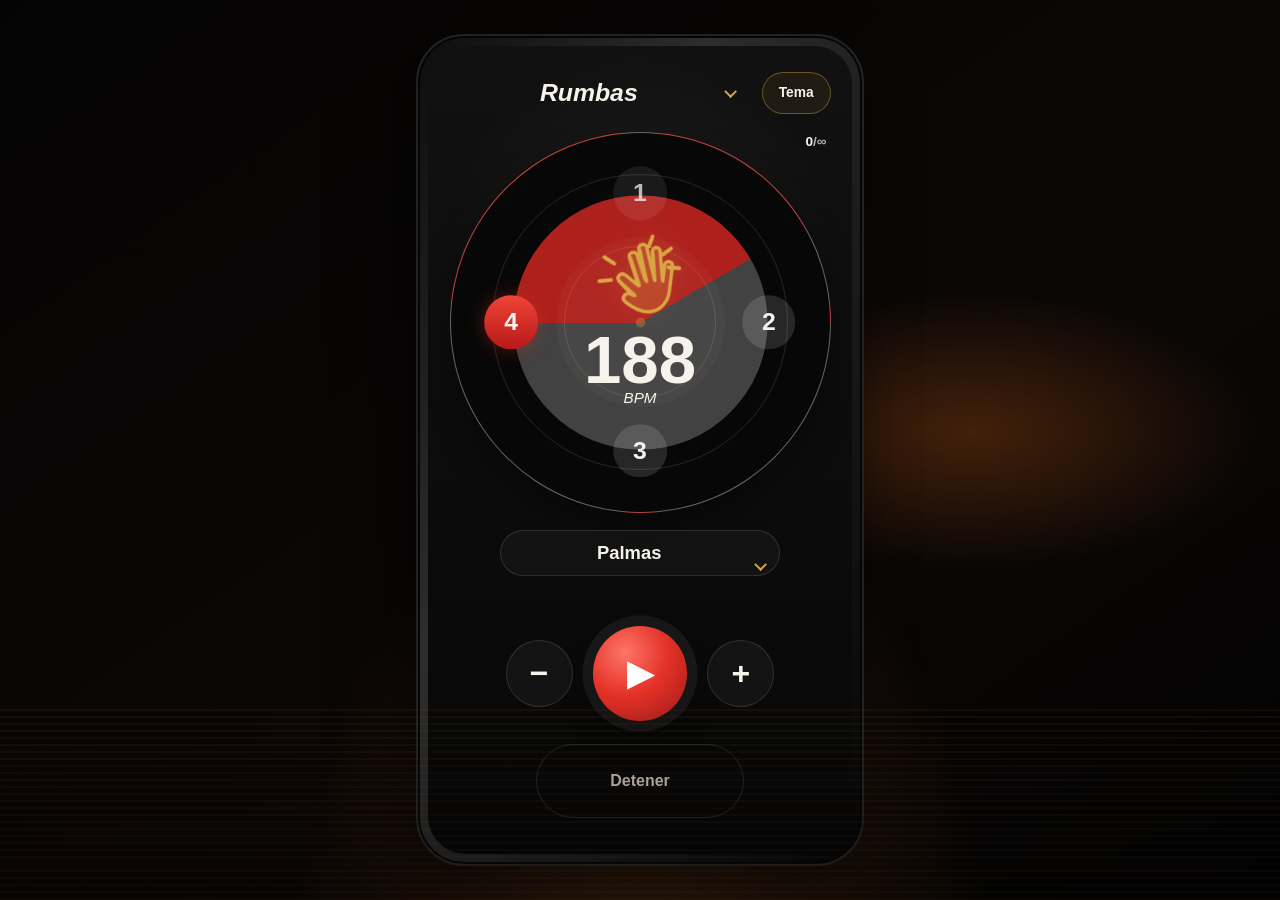
<file: index.html>
<!doctype html>
<html lang="es">
  <head>
    <meta charset="utf-8">
    <meta name="viewport" content="width=device-width, initial-scale=1">
    <meta name="theme-color" content="#050404">
    <title>Metrónomo Flamenco</title>
    <link rel="manifest" href="manifest.webmanifest?v=37">
    <link rel="icon" href="icon.svg?v=27" type="image/svg+xml">
    <link rel="stylesheet" href="styles-v37.css">
  </head>
  <body>
    <main class="poster-shell app-only">
      <aside class="phone-area" aria-label="App metrónomo">
        <div class="phone-frame">
          <div class="phone-screen">
            <div class="app-nav">
              <div class="select-wrap compact-select">
                <select id="paloSelect" aria-label="Seleccionar palo flamenco">
                  <option value="rumbas">Rumbas</option>
                  <option value="tangos">Tangos</option>
                  <option value="bulerias">Bulerías 12-3-7-8-10</option>
                  <option value="buleriasClasica">Bulerías 12-3-6-8-10</option>
                  <option value="alegrias">Alegrías</option>
                  <option value="soleaPorBuleria">Soleá por Bulería</option>
                  <option value="seguiriyas">Seguiriyas</option>
                  <option value="fandangos">Fandangos</option>
                  <option value="sevillanas">Sevillanas</option>
                </select>
              </div>
              <button class="settings-button" id="settingsButton" type="button" aria-label="Abrir tema">Tema</button>
            </div>

            <div class="settings-panel" id="settingsPanel" hidden>
              <span>Modo</span>
              <div class="theme-choice" role="group" aria-label="Cambiar tema">
                <button class="theme-option" type="button" data-theme="dark" aria-pressed="true">Oscuro</button>
                <button class="theme-option" type="button" data-theme="light" aria-pressed="false">Claro</button>
              </div>
            </div>
            <span id="patternName" hidden>Rumbas</span>

            <section class="compas-section" aria-label="Compás visual">
              <div class="demo-counter"><strong id="barsCounter">0</strong>/<span id="barsLimit">8</span></div>
              <div class="beat-clock" id="beatGrid" aria-live="polite" aria-label="Reloj del compás"></div>
            </section>

            <section class="control-panel" aria-label="Controles del metrónomo">
              <div class="select-wrap sound-select-wrap">
                <select id="soundSelect" aria-label="Seleccionar sonido del metrónomo">
                  <option value="palmas">Palmas</option>
                  <option value="madera">Madera</option>
                  <option value="cajon">Cajón</option>
                </select>
              </div>

              <div class="bpm-section">
                <span class="field-label">BPM</span>
                <div class="bpm-control">
                  <button class="round-button" id="decreaseBpm" type="button" aria-label="Bajar BPM">−</button>
                  <output class="bpm-value" id="bpmValue" for="bpmSlider">100</output>
                  <button class="round-button" id="increaseBpm" type="button" aria-label="Subir BPM">+</button>
                </div>
                <input id="bpmSlider" type="range" min="40" max="240" value="100" aria-label="Ajustar BPM">
              </div>

              <div class="transport-row">
                <button class="secondary-button mini-transport" type="button" aria-label="Bajar BPM" data-bpm-minus>−</button>
                <button class="primary-button play-button" id="startButton" type="button" aria-label="Iniciar">▶</button>
                <button class="secondary-button mini-transport" type="button" aria-label="Subir BPM" data-bpm-plus>+</button>
              </div>
              <button class="secondary-button stop-full" id="stopButton" type="button">Detener</button>

            </section>
          </div>
        </div>
      </aside>
    </main>

    <div class="modal-backdrop" id="demoModal" role="dialog" aria-modal="true" aria-labelledby="modalTitle" hidden>
      <div class="modal-card">
        <h2 id="modalTitle">Demo gratuita finalizada</h2>
        <p>Demo gratuita finalizada. Desbloquea la versión completa para practicar sin límite.</p>
        <button class="primary-button" id="modalClose" type="button">Entendido</button>
      </div>
    </div>

    <script src="app-v37.js"></script>
  </body>
</html>
</file>
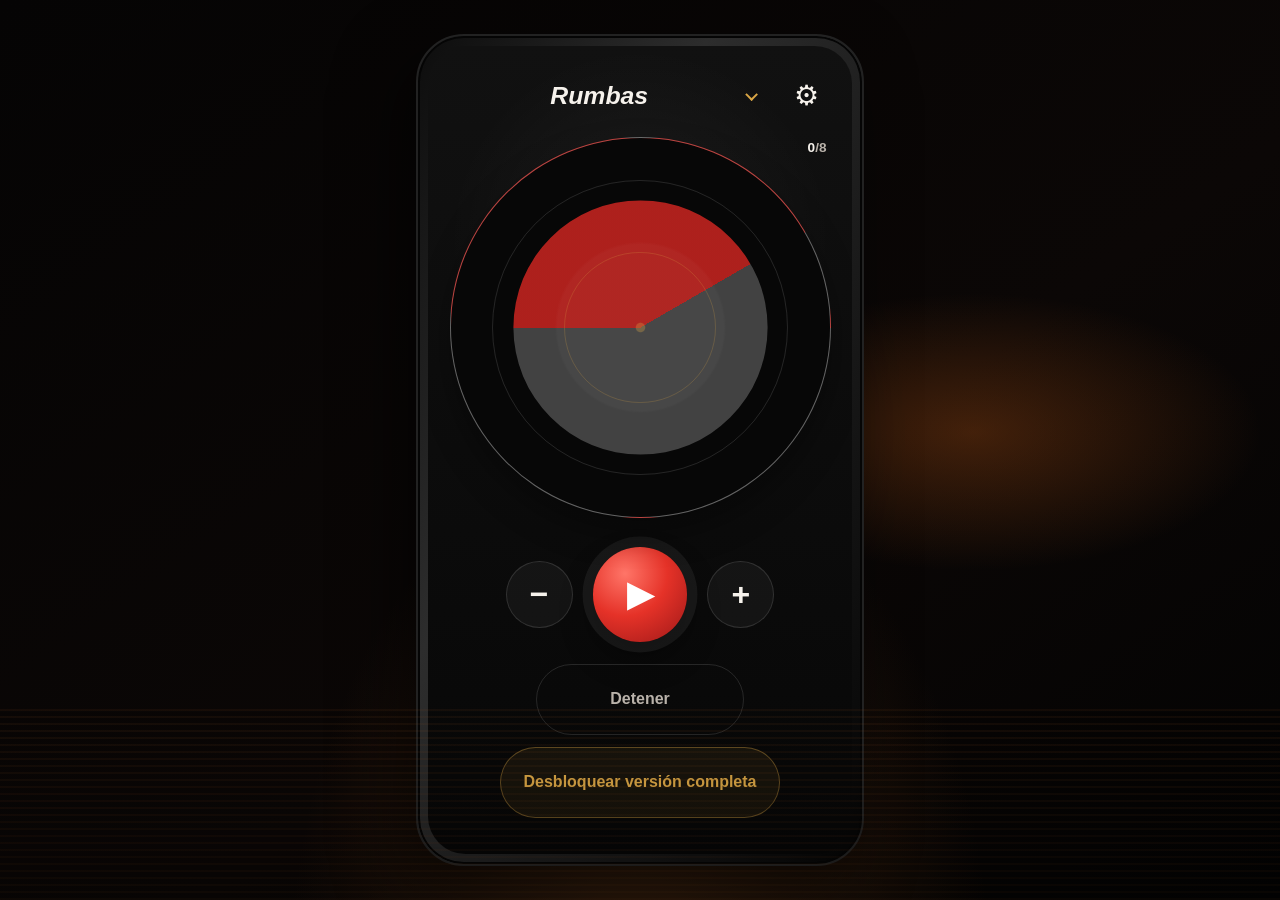
<file: v16/index.html>
<!doctype html>
<html lang="es">
  <head>
    <meta charset="utf-8">
    <meta name="viewport" content="width=device-width, initial-scale=1">
    <meta name="theme-color" content="#050404">
    <title>Metrónomo Flamenco</title>
    <link rel="manifest" href="manifest.webmanifest?v=16">
    <link rel="icon" href="icon.svg?v=16" type="image/svg+xml">
    <link rel="stylesheet" href="styles.css?v=16">
  </head>
  <body>
    <main class="poster-shell app-only">
      <aside class="phone-area" aria-label="App metrónomo">
        <div class="phone-frame">
          <div class="phone-screen">
            <div class="app-nav">
              <div class="select-wrap compact-select">
                <select id="paloSelect" aria-label="Seleccionar palo flamenco">
                  <option value="rumbas">Rumbas</option>
                  <option value="tangos">Tangos</option>
                  <option value="bulerias">Bulerías 12-3-7-8-10</option>
                  <option value="buleriasClasica">Bulerías 12-3-6-8-10</option>
                  <option value="alegrias">Alegrías</option>
                  <option value="soleaPorBuleria">Soleá por Bulería</option>
                  <option value="seguiriyas">Seguiriyas</option>
                  <option value="fandangos">Fandangos</option>
                  <option value="sevillanas">Sevillanas</option>
                </select>
              </div>
              <button class="settings-button" id="settingsButton" type="button" aria-label="Ajustes">⚙</button>
            </div>

            <div class="settings-panel" id="settingsPanel" hidden>
              <span>Modo</span>
              <button class="theme-toggle" id="themeToggle" type="button" aria-pressed="false">Oscuro</button>
            </div>

            <section class="compas-section" aria-label="Compás visual">
              <div class="demo-counter"><strong id="barsCounter">0</strong>/<span id="barsLimit">8</span></div>
              <div class="beat-clock" id="beatGrid" aria-live="polite" aria-label="Reloj del compás"></div>
            </section>

            <section class="control-panel" aria-label="Controles del metrónomo">
              <select class="sr-only" id="soundSelect" aria-label="Seleccionar sonido del metrónomo">
                <option value="palmas">Palmas secas</option>
                <option value="madera">Madera</option>
                <option value="cajon">Cajón tapa</option>
                <option value="clickSuave">Click suave</option>
              </select>

              <div class="bpm-section">
                <span class="field-label">BPM</span>
                <div class="bpm-control">
                  <button class="round-button" id="decreaseBpm" type="button" aria-label="Bajar BPM">−</button>
                  <output class="bpm-value" id="bpmValue" for="bpmSlider">100</output>
                  <button class="round-button" id="increaseBpm" type="button" aria-label="Subir BPM">+</button>
                </div>
                <input id="bpmSlider" type="range" min="40" max="240" value="100" aria-label="Ajustar BPM">
              </div>

              <div class="transport-row">
                <button class="secondary-button mini-transport" type="button" aria-label="Bajar BPM" data-bpm-minus>−</button>
                <button class="primary-button play-button" id="startButton" type="button" aria-label="Iniciar">▶</button>
                <button class="secondary-button mini-transport" type="button" aria-label="Subir BPM" data-bpm-plus>+</button>
              </div>
              <button class="secondary-button stop-full" id="stopButton" type="button">Detener</button>

              <a class="unlock-button" id="unlockButton" href="#" target="_blank" rel="noopener">Desbloquear versión completa</a>
            </section>
          </div>
        </div>
      </aside>
    </main>

    <div class="modal-backdrop" id="demoModal" role="dialog" aria-modal="true" aria-labelledby="modalTitle" hidden>
      <div class="modal-card">
        <h2 id="modalTitle">Demo gratuita finalizada</h2>
        <p>Demo gratuita finalizada. Desbloquea la versión completa para practicar sin límite.</p>
        <button class="primary-button" id="modalClose" type="button">Entendido</button>
      </div>
    </div>

    <script src="app.js?v=16"></script>
  </body>
</html>
</file>
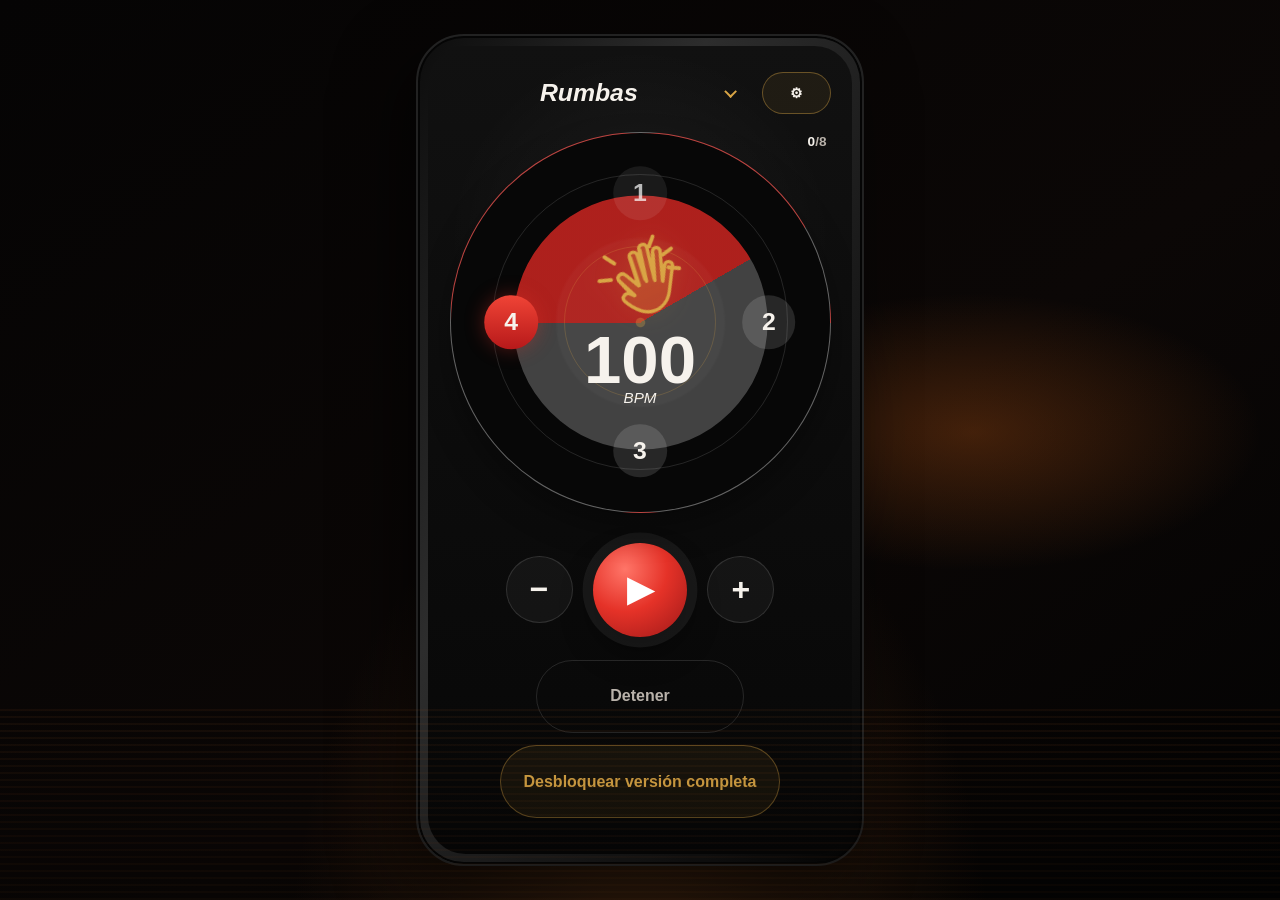
<file: v17/index.html>
<!doctype html>
<html lang="es">
  <head>
    <meta charset="utf-8">
    <meta name="viewport" content="width=device-width, initial-scale=1">
    <meta name="theme-color" content="#050404">
    <title>Metrónomo Flamenco</title>
    <link rel="manifest" href="../manifest.webmanifest?v=17">
    <link rel="icon" href="../icon.svg?v=17" type="image/svg+xml">
    <link rel="stylesheet" href="../styles.css?v=17">
  </head>
  <body>
    <main class="poster-shell app-only">
      <aside class="phone-area" aria-label="App metrónomo">
        <div class="phone-frame">
          <div class="phone-screen">
            <div class="app-nav">
              <div class="select-wrap compact-select">
                <select id="paloSelect" aria-label="Seleccionar palo flamenco">
                  <option value="rumbas">Rumbas</option>
                  <option value="tangos">Tangos</option>
                  <option value="bulerias">Bulerías 12-3-7-8-10</option>
                  <option value="buleriasClasica">Bulerías 12-3-6-8-10</option>
                  <option value="alegrias">Alegrías</option>
                  <option value="soleaPorBuleria">Soleá por Bulería</option>
                  <option value="seguiriyas">Seguiriyas</option>
                  <option value="fandangos">Fandangos</option>
                  <option value="sevillanas">Sevillanas</option>
                </select>
              </div>
              <button class="settings-button" id="settingsButton" type="button" aria-label="Ajustes">⚙</button>
            </div>

            <div class="settings-panel" id="settingsPanel" hidden>
              <span>Modo</span>
              <button class="theme-toggle" id="themeToggle" type="button" aria-pressed="false">Oscuro</button>
            </div>
            <span id="patternName" hidden>Rumbas</span>

            <section class="compas-section" aria-label="Compás visual">
              <div class="demo-counter"><strong id="barsCounter">0</strong>/<span id="barsLimit">8</span></div>
              <div class="beat-clock" id="beatGrid" aria-live="polite" aria-label="Reloj del compás"></div>
            </section>

            <section class="control-panel" aria-label="Controles del metrónomo">
              <select class="sr-only" id="soundSelect" aria-label="Seleccionar sonido del metrónomo">
                <option value="palmas">Palmas secas</option>
                <option value="madera">Madera</option>
                <option value="cajon">Cajón tapa</option>
                <option value="clickSuave">Click suave</option>
              </select>

              <div class="bpm-section">
                <span class="field-label">BPM</span>
                <div class="bpm-control">
                  <button class="round-button" id="decreaseBpm" type="button" aria-label="Bajar BPM">−</button>
                  <output class="bpm-value" id="bpmValue" for="bpmSlider">100</output>
                  <button class="round-button" id="increaseBpm" type="button" aria-label="Subir BPM">+</button>
                </div>
                <input id="bpmSlider" type="range" min="40" max="240" value="100" aria-label="Ajustar BPM">
              </div>

              <div class="transport-row">
                <button class="secondary-button mini-transport" type="button" aria-label="Bajar BPM" data-bpm-minus>−</button>
                <button class="primary-button play-button" id="startButton" type="button" aria-label="Iniciar">▶</button>
                <button class="secondary-button mini-transport" type="button" aria-label="Subir BPM" data-bpm-plus>+</button>
              </div>
              <button class="secondary-button stop-full" id="stopButton" type="button">Detener</button>

              <a class="unlock-button" id="unlockButton" href="#" target="_blank" rel="noopener">Desbloquear versión completa</a>
            </section>
          </div>
        </div>
      </aside>
    </main>

    <div class="modal-backdrop" id="demoModal" role="dialog" aria-modal="true" aria-labelledby="modalTitle" hidden>
      <div class="modal-card">
        <h2 id="modalTitle">Demo gratuita finalizada</h2>
        <p>Demo gratuita finalizada. Desbloquea la versión completa para practicar sin límite.</p>
        <button class="primary-button" id="modalClose" type="button">Entendido</button>
      </div>
    </div>

    <script src="../app.js?v=17"></script>
  </body>
</html>
</file>
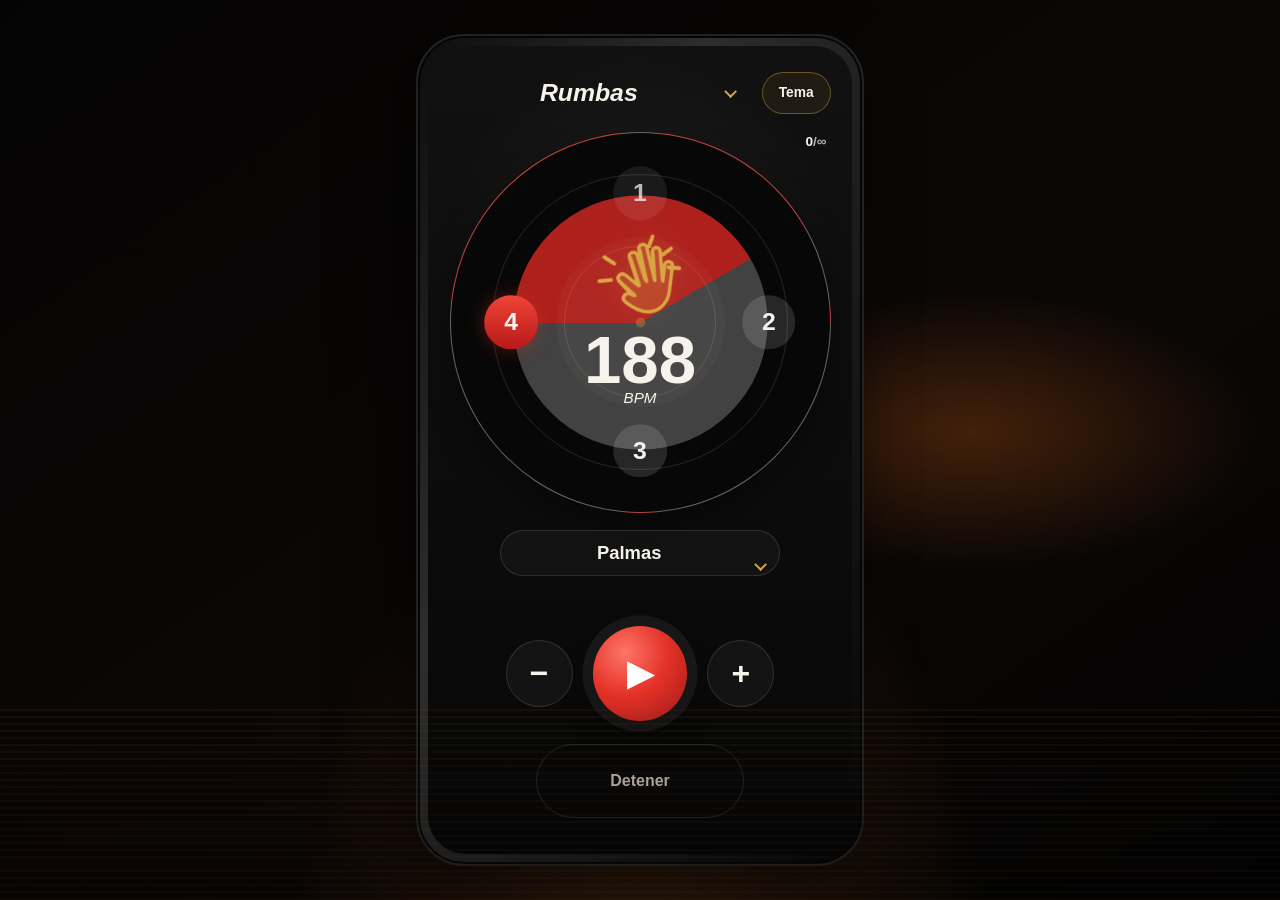
<file: v18/index.html>
<!doctype html>
<html lang="es">
  <head>
    <meta charset="utf-8">
    <meta http-equiv="refresh" content="0; url=../index.html?v=18">
    <meta name="viewport" content="width=device-width, initial-scale=1">
    <title>Metrónomo Flamenco</title>
    <link rel="canonical" href="../index.html?v=18">
  </head>
  <body>
    <p><a href="../index.html?v=18">Abrir Metrónomo Flamenco</a></p>
  </body>
</html>
</file>
<file: styles-v37.css>
:root {
  --black: #050404;
  --screen: #070707;
  --screen-soft: #111;
  --white: #f6f2ec;
  --muted: #b9b2aa;
  --gold: #d9a545;
  --red: #e53228;
  --red-dark: #9d1513;
  --ring: rgba(255, 255, 255, 0.24);
  --panel: rgba(255, 255, 255, 0.045);
  --line: rgba(255, 255, 255, 0.12);
}

body.light-mode {
  --black: #f0e8db;
  --screen: #f8f2e8;
  --screen-soft: #fffaf0;
  --white: #17120d;
  --muted: #65584d;
  --gold: #a96e1f;
  --red: #c9251d;
  --red-dark: #8e1713;
  --ring: rgba(20, 16, 12, 0.25);
  --panel: rgba(20, 16, 12, 0.055);
  --line: rgba(20, 16, 12, 0.14);
}

* {
  box-sizing: border-box;
}

html {
  min-height: 100%;
  overflow-x: hidden;
  background: var(--black);
}

body {
  min-height: 100vh;
  margin: 0;
  overflow-x: hidden;
  color: var(--white);
  font-family: Impact, Haettenschweiler, "Arial Narrow Bold", "Segoe UI Condensed", "Roboto Condensed", Arial, sans-serif;
  letter-spacing: 0;
  background:
    radial-gradient(ellipse at 76% 48%, rgba(159, 74, 18, 0.38), transparent 18rem),
    radial-gradient(ellipse at 50% 110%, rgba(137, 77, 31, 0.42), transparent 22rem),
    linear-gradient(145deg, var(--black), #0b0706 58%, #030303);
  transition: background 180ms ease, color 180ms ease;
}

body.light-mode {
  background:
    radial-gradient(ellipse at 76% 48%, rgba(217, 165, 69, 0.24), transparent 18rem),
    radial-gradient(ellipse at 50% 110%, rgba(168, 111, 38, 0.22), transparent 22rem),
    linear-gradient(145deg, #f0e8db, #fff8ec 58%, #eadac4);
}

button,
select,
input {
  font: inherit;
}

button,
a {
  -webkit-tap-highlight-color: transparent;
}

button {
  cursor: pointer;
}

.poster-shell {
  width: min(100%, 38rem);
  min-height: 100vh;
  margin: 0 auto;
  padding: clamp(0.8rem, 3vw, 1.8rem);
  display: grid;
  place-items: center;
  position: relative;
}

.poster-shell::before {
  content: "";
  position: fixed;
  inset: auto 0 0;
  height: 12rem;
  pointer-events: none;
  background:
    linear-gradient(transparent, rgba(0, 0, 0, 0.5)),
    repeating-linear-gradient(0deg, rgba(142, 78, 31, 0.22) 0 2px, transparent 2px 7px);
  opacity: 0.45;
}

body.light-mode .poster-shell::before {
  opacity: 0.14;
}

.phone-area {
  width: min(100%, 29.5rem);
  display: grid;
  justify-items: center;
}

.phone-frame {
  width: min(100%, 28rem);
  min-height: min(92vh, 52rem);
  padding: 0.62rem;
  border: 2px solid #222;
  border-radius: 3rem;
  background: linear-gradient(115deg, #0d0d0d, #2d2d2d 35%, #050505);
  box-shadow: -1rem 1.4rem 4rem rgba(0, 0, 0, 0.56), inset 0 0 0 2px #050505;
}

.phone-screen {
  min-height: calc(min(92vh, 52rem) - 1.24rem);
  overflow: hidden;
  border-radius: 2.35rem;
  background:
    radial-gradient(circle at 50% 24%, rgba(255, 255, 255, 0.055), transparent 12rem),
    linear-gradient(180deg, var(--screen-soft), var(--screen));
  padding: clamp(1.1rem, 3.4vw, 1.6rem) clamp(0.9rem, 3vw, 1.35rem) 1.15rem;
  display: grid;
  grid-template-rows: auto auto 1fr auto;
  gap: clamp(0.7rem, 2vh, 1.1rem);
  transition: background 180ms ease;
}

.app-nav {
  display: grid;
  grid-template-columns: 1fr 4.3rem;
  align-items: center;
  gap: 0.75rem;
}

.settings-button {
  min-height: 2.65rem;
  border: 1px solid rgba(217, 165, 69, 0.4);
  border-radius: 999px;
  color: var(--white);
  background: rgba(217, 165, 69, 0.08);
  font-family: Arial, sans-serif;
  font-size: 0.86rem;
  font-weight: 800;
}

.settings-button:hover,
.settings-button:focus-visible {
  color: var(--gold);
  outline: none;
}

.compact-select {
  min-width: 0;
  z-index: 8;
}

.select-wrap {
  position: relative;
}

.select-wrap::after {
  content: "";
  position: absolute;
  right: 0.9rem;
  top: 50%;
  z-index: 5;
  width: 0.45rem;
  height: 0.45rem;
  border-right: 2px solid var(--gold);
  border-bottom: 2px solid var(--gold);
  pointer-events: none;
  transform: translateY(-64%) rotate(45deg);
}

select {
  width: 100%;
  min-height: 2.65rem;
  padding: 0 2.35rem 0 1rem;
  border: 0;
  color: var(--white);
  background: transparent;
  appearance: none;
  outline: none;
  text-align: center;
  font-size: clamp(1.25rem, 5vw, 1.55rem);
  font-style: italic;
}

select option {
  color: #fff;
  background: #101010;
}

.native-select {
  position: absolute;
  inset: 0;
  opacity: 0;
  pointer-events: none;
}

.custom-select-trigger {
  width: 100%;
  min-height: 2.65rem;
  padding: 0 2.35rem 0 1rem;
  border: 0;
  border-radius: 999px;
  color: var(--white);
  background: transparent;
  font-size: clamp(1.25rem, 5vw, 1.55rem);
  font-style: italic;
  font-weight: 850;
  text-align: center;
}

.custom-select-menu {
  position: absolute;
  left: 50%;
  top: calc(100% + 0.45rem);
  z-index: 30;
  width: min(100%, 22rem);
  max-height: 18rem;
  overflow: auto;
  padding: 0.45rem;
  border: 1px solid rgba(217, 165, 69, 0.58);
  border-radius: 0.85rem;
  background: #080808;
  box-shadow: 0 1.2rem 2.4rem rgba(0, 0, 0, 0.68);
  transform: translateX(-50%);
}

.custom-select-menu[hidden],
.settings-panel[hidden],
.modal-backdrop[hidden] {
  display: none;
}

.custom-select-option {
  width: 100%;
  min-height: 2.45rem;
  border: 0;
  border-radius: 0.55rem;
  color: #fff;
  background: transparent;
  font-size: 1rem;
  font-weight: 850;
  text-align: center;
}

.custom-select-option[aria-selected="true"] {
  background: linear-gradient(180deg, #e53228, #a91614);
}

.custom-select-option:hover,
.custom-select-option:focus-visible {
  color: var(--gold);
  background: rgba(217, 165, 69, 0.13);
  outline: none;
}

.settings-panel {
  justify-self: end;
  width: min(100%, 18rem);
  padding: 0.7rem;
  display: flex;
  align-items: center;
  justify-content: space-between;
  gap: 0.8rem;
  border: 1px solid var(--line);
  border-radius: 999px;
  color: var(--muted);
  background: var(--panel);
  font-family: Arial, sans-serif;
  font-size: 0.85rem;
}

.theme-choice {
  display: grid;
  grid-template-columns: 1fr 1fr;
  gap: 0.28rem;
  padding: 0.2rem;
  border-radius: 999px;
  background: rgba(0, 0, 0, 0.22);
}

.theme-option {
  min-height: 2.15rem;
  padding: 0 1rem;
  border: 0;
  border-radius: 999px;
  color: var(--white);
  background: transparent;
  font-size: 0.86rem;
}

.theme-option[aria-pressed="true"] {
  color: #120b0b;
  background: linear-gradient(180deg, #f2c162, var(--gold));
}

.compas-section {
  min-height: 0;
  display: grid;
  align-items: center;
  position: relative;
}

.demo-counter {
  position: absolute;
  top: 0.15rem;
  right: 0.25rem;
  z-index: 4;
  color: var(--muted);
  font-family: Arial, sans-serif;
  font-size: 0.85rem;
  font-weight: 700;
}

.demo-counter strong {
  color: var(--white);
}

.beat-clock {
  --clock-size: min(100%, 25.5rem, 60vh);
  position: relative;
  width: var(--clock-size);
  aspect-ratio: 1;
  margin: 0 auto;
  border: 1px solid rgba(255, 255, 255, 0.16);
  border-radius: 50%;
  background:
    radial-gradient(circle, rgba(217, 165, 69, 0.32) 0 0.26rem, transparent 0.33rem),
    radial-gradient(circle at center, rgba(255, 255, 255, 0.026) 0 31%, transparent 32%),
    conic-gradient(from -90deg, rgba(183, 34, 30, 0.95) 0deg 150deg, var(--ring) 150deg 360deg),
    radial-gradient(circle at center, var(--screen) 0 53%, transparent 54%);
  box-shadow: inset 0 0 0 clamp(2.8rem, 12vw, 3.9rem) var(--screen), 0 1rem 2rem rgba(0, 0, 0, 0.35);
}

.beat-clock::before,
.beat-clock::after {
  content: "";
  position: absolute;
  inset: 11%;
  border: 1px solid var(--line);
  border-radius: 50%;
  pointer-events: none;
}

.beat-clock::after {
  inset: 30%;
  border-color: rgba(217, 165, 69, 0.22);
}

.clock-core {
  position: absolute;
  inset: 31%;
  z-index: 1;
  display: grid;
  place-items: center;
  align-content: center;
  color: var(--white);
  text-align: center;
}

.palmas-icon {
  width: clamp(4.3rem, 17vw, 5.7rem);
  height: clamp(4.3rem, 17vw, 5.7rem);
  stroke: var(--gold);
  stroke-width: 4.2;
  stroke-linecap: round;
  stroke-linejoin: round;
  transform: rotate(-18deg);
  filter: drop-shadow(0 0 0.7rem rgba(217, 165, 69, 0.22));
}

.palm-fill {
  fill: rgba(217, 165, 69, 0.22);
}

.palm-line {
  fill: none;
}

.rays {
  stroke-width: 4.8;
}

.clock-bpm {
  margin-top: 0.1rem;
  color: var(--white);
  font-size: clamp(3rem, 12vw, 4.2rem);
  font-weight: 900;
  line-height: 0.86;
}

.clock-core span:last-child {
  color: var(--white);
  font-family: Arial, sans-serif;
  font-size: 0.95rem;
  font-style: italic;
}

.shoe-mark {
  display: none;
}

.beat {
  position: absolute;
  left: var(--beat-x);
  top: var(--beat-y);
  z-index: 2;
  width: clamp(2.25rem, 10vw, 3.35rem);
  aspect-ratio: 1;
  display: grid;
  place-items: center;
  border-radius: 50%;
  color: var(--white);
  background: rgba(255, 255, 255, 0.13);
  font-family: Arial, sans-serif;
  font-size: clamp(1.05rem, 4vw, 1.55rem);
  font-weight: 850;
  transform: translate(-50%, -50%);
  transition: transform 120ms ease, background 120ms ease, box-shadow 120ms ease;
}

.beat.accent {
  background: linear-gradient(180deg, #f04436, #b7191a);
  box-shadow: 0 0 1.2rem rgba(229, 50, 40, 0.34);
}

.beat.weak {
  color: rgba(255, 255, 255, 0.7);
  background: rgba(255, 255, 255, 0.08);
}

body.light-mode .beat.weak {
  color: rgba(20, 16, 12, 0.62);
}

.beat.rest {
  opacity: 0.4;
}

.beat.active {
  background: rgba(255, 255, 255, 0.22);
  box-shadow: 0 0 0 0.28rem rgba(255, 255, 255, 0.08), 0 0 1.2rem rgba(255, 255, 255, 0.22);
  transform: translate(-50%, -50%) scale(1.08);
}

.beat.active-accent {
  background: linear-gradient(180deg, #ff5747, var(--red-dark));
  box-shadow: 0 0 0 0.35rem rgba(229, 50, 40, 0.18), 0 0 1.8rem rgba(229, 50, 40, 0.48);
}

.beat.active-weak {
  color: rgba(255, 255, 255, 0.62);
  background: rgba(255, 255, 255, 0.09);
  box-shadow: 0 0 0 0.18rem rgba(255, 255, 255, 0.04);
  transform: translate(-50%, -50%) scale(1.02);
}

.control-panel {
  display: grid;
  gap: 0.75rem;
}

.sound-select-wrap {
  width: min(100%, 17.5rem);
  margin: 0 auto;
  z-index: 7;
}

.sound-select-wrap .custom-select-trigger {
  min-height: 2.85rem;
  border: 1px solid var(--line);
  background: rgba(255, 255, 255, 0.035);
  font-size: clamp(1rem, 4vw, 1.15rem);
  font-style: normal;
}

.bpm-section {
  display: none;
}

.field-label,
.sr-only {
  position: absolute;
  width: 1px;
  height: 1px;
  overflow: hidden;
  clip: rect(0, 0, 0, 0);
}

.transport-row {
  display: grid;
  grid-template-columns: 4.2rem 5.9rem 4.2rem;
  justify-content: center;
  align-items: center;
  gap: 1.25rem;
}

.primary-button,
.secondary-button,
.unlock-button {
  min-height: 3rem;
  border: 0;
  font-weight: 850;
  text-decoration: none;
}

.play-button {
  width: 5.9rem;
  height: 5.9rem;
  min-height: 0;
  border-radius: 50%;
  padding-left: 0.35rem;
  color: #fff;
  background: radial-gradient(circle at 34% 28%, #ff7568, var(--red) 46%, #9d1818 100%);
  box-shadow: 0 0 0 0.65rem rgba(255, 255, 255, 0.06), 0 1rem 2rem rgba(0, 0, 0, 0.45);
  font-size: 2.1rem;
}

.mini-transport {
  width: 4.2rem;
  height: 4.2rem;
  min-height: 0;
  border-radius: 50%;
  color: var(--white);
  background: var(--panel);
  border: 1px solid var(--line);
  font-size: 2rem;
}

.stop-full {
  width: min(100%, 13rem);
  margin: -0.1rem auto 0;
  border-radius: 999px;
  color: var(--muted);
  background: transparent;
  border: 1px solid var(--line);
}

.unlock-button {
  width: min(100%, 17.5rem);
  margin: 0 auto;
  padding: 0 1.2rem;
  display: grid;
  place-items: center;
  border-radius: 999px;
  color: var(--gold);
  background: rgba(217, 165, 69, 0.08);
  border: 1px solid rgba(217, 165, 69, 0.38);
  text-align: center;
}

button:active,
a:active,
.custom-select-trigger:active,
.custom-select-option:active {
  transform: scale(0.97);
}

.modal-backdrop {
  position: fixed;
  inset: 0;
  z-index: 50;
  display: grid;
  place-items: center;
  padding: 1.25rem;
  background: rgba(0, 0, 0, 0.78);
  backdrop-filter: blur(10px);
}

.modal-card {
  width: min(100%, 24rem);
  padding: 1.2rem;
  border: 1px solid var(--gold);
  border-radius: 1rem;
  background: var(--screen);
  box-shadow: 0 1.4rem 3rem rgba(0, 0, 0, 0.55);
}

.modal-card h2 {
  margin: 0 0 0.7rem;
  color: var(--gold);
  font-size: 1.5rem;
}

.modal-card p {
  margin: 0 0 1rem;
  color: var(--muted);
  font-family: Arial, sans-serif;
  line-height: 1.5;
}

@media (max-width: 34rem) {
  .poster-shell {
    padding: 0.6rem;
  }

  .phone-frame {
    width: 100%;
    min-height: calc(100vh - 1.2rem);
    padding: 0.45rem;
    border-radius: 2.25rem;
  }

  .phone-screen {
    min-height: calc(100vh - 2.1rem);
    border-radius: 1.85rem;
    padding: 1rem 0.85rem 0.95rem;
  }

  .beat-clock {
    --clock-size: min(100%, 22.8rem, 54vh);
  }

  .transport-row {
    grid-template-columns: 3.75rem 5.25rem 3.75rem;
    gap: 1rem;
  }

  .mini-transport {
    width: 3.75rem;
    height: 3.75rem;
  }

  .play-button {
    width: 5.25rem;
    height: 5.25rem;
  }
}
</file>
<file: v16/styles.css>
:root {
  --black: #050404;
  --screen: #070707;
  --screen-soft: #111;
  --white: #f6f2ec;
  --muted: #b9b2aa;
  --gold: #d9a545;
  --red: #e53228;
  --red-dark: #9d1513;
  --ring: rgba(255, 255, 255, 0.24);
  --panel: rgba(255, 255, 255, 0.045);
  --line: rgba(255, 255, 255, 0.12);
}

body.light-mode {
  --black: #f0e8db;
  --screen: #f8f2e8;
  --screen-soft: #fffaf0;
  --white: #17120d;
  --muted: #65584d;
  --gold: #a96e1f;
  --red: #c9251d;
  --red-dark: #8e1713;
  --ring: rgba(20, 16, 12, 0.25);
  --panel: rgba(20, 16, 12, 0.055);
  --line: rgba(20, 16, 12, 0.14);
}

* {
  box-sizing: border-box;
}

html {
  min-height: 100%;
  overflow-x: hidden;
  background: var(--black);
}

body {
  min-height: 100vh;
  margin: 0;
  overflow-x: hidden;
  color: var(--white);
  font-family: Impact, Haettenschweiler, "Arial Narrow Bold", "Segoe UI Condensed", "Roboto Condensed", Arial, sans-serif;
  letter-spacing: 0;
  background:
    radial-gradient(ellipse at 76% 48%, rgba(159, 74, 18, 0.38), transparent 18rem),
    radial-gradient(ellipse at 50% 110%, rgba(137, 77, 31, 0.42), transparent 22rem),
    linear-gradient(145deg, var(--black), #0b0706 58%, #030303);
  transition: background 180ms ease, color 180ms ease;
}

body.light-mode {
  background:
    radial-gradient(ellipse at 76% 48%, rgba(217, 165, 69, 0.24), transparent 18rem),
    radial-gradient(ellipse at 50% 110%, rgba(168, 111, 38, 0.22), transparent 22rem),
    linear-gradient(145deg, #f0e8db, #fff8ec 58%, #eadac4);
}

button,
select,
input {
  font: inherit;
}

button,
a {
  -webkit-tap-highlight-color: transparent;
}

button {
  cursor: pointer;
}

.poster-shell {
  width: min(100%, 38rem);
  min-height: 100vh;
  margin: 0 auto;
  padding: clamp(0.8rem, 3vw, 1.8rem);
  display: grid;
  place-items: center;
  position: relative;
}

.poster-shell::before {
  content: "";
  position: fixed;
  inset: auto 0 0;
  height: 12rem;
  pointer-events: none;
  background:
    linear-gradient(transparent, rgba(0, 0, 0, 0.5)),
    repeating-linear-gradient(0deg, rgba(142, 78, 31, 0.22) 0 2px, transparent 2px 7px);
  opacity: 0.45;
}

body.light-mode .poster-shell::before {
  opacity: 0.14;
}

.phone-area {
  width: min(100%, 29.5rem);
  display: grid;
  justify-items: center;
}

.phone-frame {
  width: min(100%, 28rem);
  min-height: min(92vh, 52rem);
  padding: 0.62rem;
  border: 2px solid #222;
  border-radius: 3rem;
  background: linear-gradient(115deg, #0d0d0d, #2d2d2d 35%, #050505);
  box-shadow: -1rem 1.4rem 4rem rgba(0, 0, 0, 0.56), inset 0 0 0 2px #050505;
}

.phone-screen {
  min-height: calc(min(92vh, 52rem) - 1.24rem);
  overflow: hidden;
  border-radius: 2.35rem;
  background:
    radial-gradient(circle at 50% 24%, rgba(255, 255, 255, 0.055), transparent 12rem),
    linear-gradient(180deg, var(--screen-soft), var(--screen));
  padding: clamp(1.1rem, 3.4vw, 1.6rem) clamp(0.9rem, 3vw, 1.35rem) 1.15rem;
  display: grid;
  grid-template-rows: auto auto 1fr auto;
  gap: clamp(0.7rem, 2vh, 1.1rem);
  transition: background 180ms ease;
}

.app-nav {
  display: grid;
  grid-template-columns: 1fr 3rem;
  align-items: center;
  gap: 0.75rem;
}

.settings-button {
  width: 3rem;
  aspect-ratio: 1;
  border: 0;
  border-radius: 50%;
  color: var(--white);
  background: transparent;
  font-size: 1.75rem;
}

.settings-button:hover,
.settings-button:focus-visible {
  color: var(--gold);
  outline: none;
}

.compact-select {
  min-width: 0;
  z-index: 8;
}

.select-wrap {
  position: relative;
}

.select-wrap::after {
  content: "";
  position: absolute;
  right: 0.9rem;
  top: 50%;
  z-index: 5;
  width: 0.45rem;
  height: 0.45rem;
  border-right: 2px solid var(--gold);
  border-bottom: 2px solid var(--gold);
  pointer-events: none;
  transform: translateY(-64%) rotate(45deg);
}

select {
  width: 100%;
  min-height: 2.65rem;
  padding: 0 2.35rem 0 1rem;
  border: 0;
  color: var(--white);
  background: transparent;
  appearance: none;
  outline: none;
  text-align: center;
  font-size: clamp(1.25rem, 5vw, 1.55rem);
  font-style: italic;
}

select option {
  color: #fff;
  background: #101010;
}

.native-select {
  position: absolute;
  inset: 0;
  opacity: 0;
  pointer-events: none;
}

.custom-select-trigger {
  width: 100%;
  min-height: 2.65rem;
  padding: 0 2.35rem 0 1rem;
  border: 0;
  border-radius: 999px;
  color: var(--white);
  background: transparent;
  font-size: clamp(1.25rem, 5vw, 1.55rem);
  font-style: italic;
  font-weight: 850;
  text-align: center;
}

.custom-select-menu {
  position: absolute;
  left: 50%;
  top: calc(100% + 0.45rem);
  z-index: 30;
  width: min(100%, 22rem);
  max-height: 18rem;
  overflow: auto;
  padding: 0.45rem;
  border: 1px solid rgba(217, 165, 69, 0.58);
  border-radius: 0.85rem;
  background: #080808;
  box-shadow: 0 1.2rem 2.4rem rgba(0, 0, 0, 0.68);
  transform: translateX(-50%);
}

.custom-select-menu[hidden],
.settings-panel[hidden],
.modal-backdrop[hidden] {
  display: none;
}

.custom-select-option {
  width: 100%;
  min-height: 2.45rem;
  border: 0;
  border-radius: 0.55rem;
  color: #fff;
  background: transparent;
  font-size: 1rem;
  font-weight: 850;
  text-align: center;
}

.custom-select-option[aria-selected="true"] {
  background: linear-gradient(180deg, #e53228, #a91614);
}

.custom-select-option:hover,
.custom-select-option:focus-visible {
  color: var(--gold);
  background: rgba(217, 165, 69, 0.13);
  outline: none;
}

.settings-panel {
  justify-self: end;
  width: min(100%, 15rem);
  padding: 0.7rem;
  display: flex;
  align-items: center;
  justify-content: space-between;
  gap: 0.8rem;
  border: 1px solid var(--line);
  border-radius: 999px;
  color: var(--muted);
  background: var(--panel);
  font-family: Arial, sans-serif;
  font-size: 0.85rem;
}

.theme-toggle {
  min-height: 2.15rem;
  padding: 0 1rem;
  border: 1px solid rgba(217, 165, 69, 0.4);
  border-radius: 999px;
  color: var(--white);
  background: rgba(217, 165, 69, 0.08);
  font-size: 0.86rem;
}

.compas-section {
  min-height: 0;
  display: grid;
  align-items: center;
  position: relative;
}

.demo-counter {
  position: absolute;
  top: 0.15rem;
  right: 0.25rem;
  z-index: 4;
  color: var(--muted);
  font-family: Arial, sans-serif;
  font-size: 0.85rem;
  font-weight: 700;
}

.demo-counter strong {
  color: var(--white);
}

.beat-clock {
  --clock-size: min(100%, 25.5rem, 60vh);
  position: relative;
  width: var(--clock-size);
  aspect-ratio: 1;
  margin: 0 auto;
  border: 1px solid rgba(255, 255, 255, 0.16);
  border-radius: 50%;
  background:
    radial-gradient(circle, rgba(217, 165, 69, 0.32) 0 0.26rem, transparent 0.33rem),
    radial-gradient(circle at center, rgba(255, 255, 255, 0.026) 0 31%, transparent 32%),
    conic-gradient(from -90deg, rgba(183, 34, 30, 0.95) 0deg 150deg, var(--ring) 150deg 360deg),
    radial-gradient(circle at center, var(--screen) 0 53%, transparent 54%);
  box-shadow: inset 0 0 0 clamp(2.8rem, 12vw, 3.9rem) var(--screen), 0 1rem 2rem rgba(0, 0, 0, 0.35);
}

.beat-clock::before,
.beat-clock::after {
  content: "";
  position: absolute;
  inset: 11%;
  border: 1px solid var(--line);
  border-radius: 50%;
  pointer-events: none;
}

.beat-clock::after {
  inset: 30%;
  border-color: rgba(217, 165, 69, 0.22);
}

.clock-core {
  position: absolute;
  inset: 31%;
  z-index: 1;
  display: grid;
  place-items: center;
  align-content: center;
  color: var(--white);
  text-align: center;
}

.palmas-icon {
  width: clamp(4.3rem, 17vw, 5.7rem);
  height: clamp(4.3rem, 17vw, 5.7rem);
  fill: none;
  stroke: var(--gold);
  stroke-width: 5.5;
  stroke-linecap: round;
  stroke-linejoin: round;
  transform: rotate(-18deg);
}

.clock-bpm {
  margin-top: 0.1rem;
  color: var(--white);
  font-size: clamp(3rem, 12vw, 4.2rem);
  font-weight: 900;
  line-height: 0.86;
}

.clock-core span:last-child {
  color: var(--white);
  font-family: Arial, sans-serif;
  font-size: 0.95rem;
  font-style: italic;
}

.shoe-mark {
  display: none;
}

.beat {
  position: absolute;
  left: var(--beat-x);
  top: var(--beat-y);
  z-index: 2;
  width: clamp(2.25rem, 10vw, 3.35rem);
  aspect-ratio: 1;
  display: grid;
  place-items: center;
  border-radius: 50%;
  color: var(--white);
  background: rgba(255, 255, 255, 0.13);
  font-family: Arial, sans-serif;
  font-size: clamp(1.05rem, 4vw, 1.55rem);
  font-weight: 850;
  transform: translate(-50%, -50%);
  transition: transform 120ms ease, background 120ms ease, box-shadow 120ms ease;
}

.beat.accent {
  background: linear-gradient(180deg, #f04436, #b7191a);
  box-shadow: 0 0 1.2rem rgba(229, 50, 40, 0.34);
}

.beat.weak {
  color: rgba(255, 255, 255, 0.7);
  background: rgba(255, 255, 255, 0.08);
}

body.light-mode .beat.weak {
  color: rgba(20, 16, 12, 0.62);
}

.beat.rest {
  opacity: 0.4;
}

.beat.active {
  background: linear-gradient(180deg, #ff5747, var(--red-dark));
  box-shadow: 0 0 0 0.35rem rgba(229, 50, 40, 0.18), 0 0 1.8rem rgba(229, 50, 40, 0.48);
  transform: translate(-50%, -50%) scale(1.08);
}

.control-panel {
  display: grid;
  gap: 0.75rem;
}

.bpm-section {
  display: none;
}

.field-label,
.sr-only {
  position: absolute;
  width: 1px;
  height: 1px;
  overflow: hidden;
  clip: rect(0, 0, 0, 0);
}

.transport-row {
  display: grid;
  grid-template-columns: 4.2rem 5.9rem 4.2rem;
  justify-content: center;
  align-items: center;
  gap: 1.25rem;
}

.primary-button,
.secondary-button,
.unlock-button {
  min-height: 3rem;
  border: 0;
  font-weight: 850;
  text-decoration: none;
}

.play-button {
  width: 5.9rem;
  height: 5.9rem;
  min-height: 0;
  border-radius: 50%;
  padding-left: 0.35rem;
  color: #fff;
  background: radial-gradient(circle at 34% 28%, #ff7568, var(--red) 46%, #9d1818 100%);
  box-shadow: 0 0 0 0.65rem rgba(255, 255, 255, 0.06), 0 1rem 2rem rgba(0, 0, 0, 0.45);
  font-size: 2.1rem;
}

.mini-transport {
  width: 4.2rem;
  height: 4.2rem;
  min-height: 0;
  border-radius: 50%;
  color: var(--white);
  background: var(--panel);
  border: 1px solid var(--line);
  font-size: 2rem;
}

.stop-full {
  width: min(100%, 13rem);
  margin: -0.1rem auto 0;
  border-radius: 999px;
  color: var(--muted);
  background: transparent;
  border: 1px solid var(--line);
}

.unlock-button {
  width: min(100%, 17.5rem);
  margin: 0 auto;
  padding: 0 1.2rem;
  display: grid;
  place-items: center;
  border-radius: 999px;
  color: var(--gold);
  background: rgba(217, 165, 69, 0.08);
  border: 1px solid rgba(217, 165, 69, 0.38);
  text-align: center;
}

.modal-backdrop {
  position: fixed;
  inset: 0;
  z-index: 50;
  display: grid;
  place-items: center;
  padding: 1.25rem;
  background: rgba(0, 0, 0, 0.78);
  backdrop-filter: blur(10px);
}

.modal-card {
  width: min(100%, 24rem);
  padding: 1.2rem;
  border: 1px solid var(--gold);
  border-radius: 1rem;
  background: var(--screen);
  box-shadow: 0 1.4rem 3rem rgba(0, 0, 0, 0.55);
}

.modal-card h2 {
  margin: 0 0 0.7rem;
  color: var(--gold);
  font-size: 1.5rem;
}

.modal-card p {
  margin: 0 0 1rem;
  color: var(--muted);
  font-family: Arial, sans-serif;
  line-height: 1.5;
}

@media (max-width: 34rem) {
  .poster-shell {
    padding: 0.6rem;
  }

  .phone-frame {
    width: 100%;
    min-height: calc(100vh - 1.2rem);
    padding: 0.45rem;
    border-radius: 2.25rem;
  }

  .phone-screen {
    min-height: calc(100vh - 2.1rem);
    border-radius: 1.85rem;
    padding: 1rem 0.85rem 0.95rem;
  }

  .beat-clock {
    --clock-size: min(100%, 22.8rem, 54vh);
  }

  .transport-row {
    grid-template-columns: 3.75rem 5.25rem 3.75rem;
    gap: 1rem;
  }

  .mini-transport {
    width: 3.75rem;
    height: 3.75rem;
  }

  .play-button {
    width: 5.25rem;
    height: 5.25rem;
  }
}
</file>
<file: styles.css>
:root {
  --black: #050404;
  --screen: #070707;
  --screen-soft: #111;
  --white: #f6f2ec;
  --muted: #b9b2aa;
  --gold: #d9a545;
  --red: #e53228;
  --red-dark: #9d1513;
  --ring: rgba(255, 255, 255, 0.24);
  --panel: rgba(255, 255, 255, 0.045);
  --line: rgba(255, 255, 255, 0.12);
}

body.light-mode {
  --black: #f0e8db;
  --screen: #f8f2e8;
  --screen-soft: #fffaf0;
  --white: #17120d;
  --muted: #65584d;
  --gold: #a96e1f;
  --red: #c9251d;
  --red-dark: #8e1713;
  --ring: rgba(20, 16, 12, 0.25);
  --panel: rgba(20, 16, 12, 0.055);
  --line: rgba(20, 16, 12, 0.14);
}

* {
  box-sizing: border-box;
}

html {
  min-height: 100%;
  overflow-x: hidden;
  background: var(--black);
}

body {
  min-height: 100vh;
  margin: 0;
  overflow-x: hidden;
  color: var(--white);
  font-family: Impact, Haettenschweiler, "Arial Narrow Bold", "Segoe UI Condensed", "Roboto Condensed", Arial, sans-serif;
  letter-spacing: 0;
  background:
    radial-gradient(ellipse at 76% 48%, rgba(159, 74, 18, 0.38), transparent 18rem),
    radial-gradient(ellipse at 50% 110%, rgba(137, 77, 31, 0.42), transparent 22rem),
    linear-gradient(145deg, var(--black), #0b0706 58%, #030303);
  transition: background 180ms ease, color 180ms ease;
}

body.light-mode {
  background:
    radial-gradient(ellipse at 76% 48%, rgba(217, 165, 69, 0.24), transparent 18rem),
    radial-gradient(ellipse at 50% 110%, rgba(168, 111, 38, 0.22), transparent 22rem),
    linear-gradient(145deg, #f0e8db, #fff8ec 58%, #eadac4);
}

button,
select,
input {
  font: inherit;
}

button,
a {
  -webkit-tap-highlight-color: transparent;
}

button {
  cursor: pointer;
}

.poster-shell {
  width: min(100%, 38rem);
  min-height: 100vh;
  margin: 0 auto;
  padding: clamp(0.8rem, 3vw, 1.8rem);
  display: grid;
  place-items: center;
  position: relative;
}

.poster-shell::before {
  content: "";
  position: fixed;
  inset: auto 0 0;
  height: 12rem;
  pointer-events: none;
  background:
    linear-gradient(transparent, rgba(0, 0, 0, 0.5)),
    repeating-linear-gradient(0deg, rgba(142, 78, 31, 0.22) 0 2px, transparent 2px 7px);
  opacity: 0.45;
}

body.light-mode .poster-shell::before {
  opacity: 0.14;
}

.phone-area {
  width: min(100%, 29.5rem);
  display: grid;
  justify-items: center;
}

.phone-frame {
  width: min(100%, 28rem);
  min-height: min(92vh, 52rem);
  padding: 0.62rem;
  border: 2px solid #222;
  border-radius: 3rem;
  background: linear-gradient(115deg, #0d0d0d, #2d2d2d 35%, #050505);
  box-shadow: -1rem 1.4rem 4rem rgba(0, 0, 0, 0.56), inset 0 0 0 2px #050505;
}

.phone-screen {
  min-height: calc(min(92vh, 52rem) - 1.24rem);
  overflow: hidden;
  border-radius: 2.35rem;
  background:
    radial-gradient(circle at 50% 24%, rgba(255, 255, 255, 0.055), transparent 12rem),
    linear-gradient(180deg, var(--screen-soft), var(--screen));
  padding: clamp(1.1rem, 3.4vw, 1.6rem) clamp(0.9rem, 3vw, 1.35rem) 1.15rem;
  display: grid;
  grid-template-rows: auto auto 1fr auto;
  gap: clamp(0.7rem, 2vh, 1.1rem);
  transition: background 180ms ease;
}

.app-nav {
  display: grid;
  grid-template-columns: 1fr 4.3rem;
  align-items: center;
  gap: 0.75rem;
}

.settings-button {
  min-height: 2.65rem;
  border: 1px solid rgba(217, 165, 69, 0.4);
  border-radius: 999px;
  color: var(--white);
  background: rgba(217, 165, 69, 0.08);
  font-family: Arial, sans-serif;
  font-size: 0.86rem;
  font-weight: 800;
}

.settings-button:hover,
.settings-button:focus-visible {
  color: var(--gold);
  outline: none;
}

.compact-select {
  min-width: 0;
  z-index: 8;
}

.select-wrap {
  position: relative;
}

.select-wrap::after {
  content: "";
  position: absolute;
  right: 0.9rem;
  top: 50%;
  z-index: 5;
  width: 0.45rem;
  height: 0.45rem;
  border-right: 2px solid var(--gold);
  border-bottom: 2px solid var(--gold);
  pointer-events: none;
  transform: translateY(-64%) rotate(45deg);
}

select {
  width: 100%;
  min-height: 2.65rem;
  padding: 0 2.35rem 0 1rem;
  border: 0;
  color: var(--white);
  background: transparent;
  appearance: none;
  outline: none;
  text-align: center;
  font-size: clamp(1.25rem, 5vw, 1.55rem);
  font-style: italic;
}

select option {
  color: #fff;
  background: #101010;
}

.native-select {
  position: absolute;
  inset: 0;
  opacity: 0;
  pointer-events: none;
}

.custom-select-trigger {
  width: 100%;
  min-height: 2.65rem;
  padding: 0 2.35rem 0 1rem;
  border: 0;
  border-radius: 999px;
  color: var(--white);
  background: transparent;
  font-size: clamp(1.25rem, 5vw, 1.55rem);
  font-style: italic;
  font-weight: 850;
  text-align: center;
}

.custom-select-menu {
  position: absolute;
  left: 50%;
  top: calc(100% + 0.45rem);
  z-index: 30;
  width: min(100%, 22rem);
  max-height: 18rem;
  overflow: auto;
  padding: 0.45rem;
  border: 1px solid rgba(217, 165, 69, 0.58);
  border-radius: 0.85rem;
  background: #080808;
  box-shadow: 0 1.2rem 2.4rem rgba(0, 0, 0, 0.68);
  transform: translateX(-50%);
}

.custom-select-menu[hidden],
.settings-panel[hidden],
.modal-backdrop[hidden] {
  display: none;
}

.custom-select-option {
  width: 100%;
  min-height: 2.45rem;
  border: 0;
  border-radius: 0.55rem;
  color: #fff;
  background: transparent;
  font-size: 1rem;
  font-weight: 850;
  text-align: center;
}

.custom-select-option[aria-selected="true"] {
  background: linear-gradient(180deg, #e53228, #a91614);
}

.custom-select-option:hover,
.custom-select-option:focus-visible {
  color: var(--gold);
  background: rgba(217, 165, 69, 0.13);
  outline: none;
}

.settings-panel {
  justify-self: end;
  width: min(100%, 18rem);
  padding: 0.7rem;
  display: flex;
  align-items: center;
  justify-content: space-between;
  gap: 0.8rem;
  border: 1px solid var(--line);
  border-radius: 999px;
  color: var(--muted);
  background: var(--panel);
  font-family: Arial, sans-serif;
  font-size: 0.85rem;
}

.theme-choice {
  display: grid;
  grid-template-columns: 1fr 1fr;
  gap: 0.28rem;
  padding: 0.2rem;
  border-radius: 999px;
  background: rgba(0, 0, 0, 0.22);
}

.theme-option {
  min-height: 2.15rem;
  padding: 0 1rem;
  border: 0;
  border-radius: 999px;
  color: var(--white);
  background: transparent;
  font-size: 0.86rem;
}

.theme-option[aria-pressed="true"] {
  color: #120b0b;
  background: linear-gradient(180deg, #f2c162, var(--gold));
}

.compas-section {
  min-height: 0;
  display: grid;
  align-items: center;
  position: relative;
}

.demo-counter {
  position: absolute;
  top: 0.15rem;
  right: 0.25rem;
  z-index: 4;
  color: var(--muted);
  font-family: Arial, sans-serif;
  font-size: 0.85rem;
  font-weight: 700;
}

.demo-counter strong {
  color: var(--white);
}

.beat-clock {
  --clock-size: min(100%, 25.5rem, 60vh);
  position: relative;
  width: var(--clock-size);
  aspect-ratio: 1;
  margin: 0 auto;
  border: 1px solid rgba(255, 255, 255, 0.16);
  border-radius: 50%;
  background:
    radial-gradient(circle, rgba(217, 165, 69, 0.32) 0 0.26rem, transparent 0.33rem),
    radial-gradient(circle at center, rgba(255, 255, 255, 0.026) 0 31%, transparent 32%),
    conic-gradient(from -90deg, rgba(183, 34, 30, 0.95) 0deg 150deg, var(--ring) 150deg 360deg),
    radial-gradient(circle at center, var(--screen) 0 53%, transparent 54%);
  box-shadow: inset 0 0 0 clamp(2.8rem, 12vw, 3.9rem) var(--screen), 0 1rem 2rem rgba(0, 0, 0, 0.35);
}

.beat-clock::before,
.beat-clock::after {
  content: "";
  position: absolute;
  inset: 11%;
  border: 1px solid var(--line);
  border-radius: 50%;
  pointer-events: none;
}

.beat-clock::after {
  inset: 30%;
  border-color: rgba(217, 165, 69, 0.22);
}

.clock-core {
  position: absolute;
  inset: 31%;
  z-index: 1;
  display: grid;
  place-items: center;
  align-content: center;
  color: var(--white);
  text-align: center;
}

.palmas-icon {
  width: clamp(4.3rem, 17vw, 5.7rem);
  height: clamp(4.3rem, 17vw, 5.7rem);
  stroke: var(--gold);
  stroke-width: 4.2;
  stroke-linecap: round;
  stroke-linejoin: round;
  transform: rotate(-18deg);
  filter: drop-shadow(0 0 0.7rem rgba(217, 165, 69, 0.22));
}

.palm-fill {
  fill: rgba(217, 165, 69, 0.22);
}

.palm-line {
  fill: none;
}

.rays {
  stroke-width: 4.8;
}

.clock-bpm {
  margin-top: 0.1rem;
  color: var(--white);
  font-size: clamp(3rem, 12vw, 4.2rem);
  font-weight: 900;
  line-height: 0.86;
}

.clock-core span:last-child {
  color: var(--white);
  font-family: Arial, sans-serif;
  font-size: 0.95rem;
  font-style: italic;
}

.shoe-mark {
  display: none;
}

.beat {
  position: absolute;
  left: var(--beat-x);
  top: var(--beat-y);
  z-index: 2;
  width: clamp(2.25rem, 10vw, 3.35rem);
  aspect-ratio: 1;
  display: grid;
  place-items: center;
  border-radius: 50%;
  color: var(--white);
  background: rgba(255, 255, 255, 0.13);
  font-family: Arial, sans-serif;
  font-size: clamp(1.05rem, 4vw, 1.55rem);
  font-weight: 850;
  transform: translate(-50%, -50%);
  transition: transform 120ms ease, background 120ms ease, box-shadow 120ms ease;
}

.beat.accent {
  background: linear-gradient(180deg, #f04436, #b7191a);
  box-shadow: 0 0 1.2rem rgba(229, 50, 40, 0.34);
}

.beat.weak {
  color: rgba(255, 255, 255, 0.7);
  background: rgba(255, 255, 255, 0.08);
}

body.light-mode .beat.weak {
  color: rgba(20, 16, 12, 0.62);
}

.beat.rest {
  opacity: 0.4;
}

.beat.active {
  background: linear-gradient(180deg, #ff5747, var(--red-dark));
  box-shadow: 0 0 0 0.35rem rgba(229, 50, 40, 0.18), 0 0 1.8rem rgba(229, 50, 40, 0.48);
  transform: translate(-50%, -50%) scale(1.08);
}

.control-panel {
  display: grid;
  gap: 0.75rem;
}

.sound-select-wrap {
  width: min(100%, 17.5rem);
  margin: 0 auto;
  z-index: 7;
}

.sound-select-wrap .custom-select-trigger {
  min-height: 2.85rem;
  border: 1px solid var(--line);
  background: rgba(255, 255, 255, 0.035);
  font-size: clamp(1rem, 4vw, 1.15rem);
  font-style: normal;
}

.bpm-section {
  display: none;
}

.field-label,
.sr-only {
  position: absolute;
  width: 1px;
  height: 1px;
  overflow: hidden;
  clip: rect(0, 0, 0, 0);
}

.transport-row {
  display: grid;
  grid-template-columns: 4.2rem 5.9rem 4.2rem;
  justify-content: center;
  align-items: center;
  gap: 1.25rem;
}

.primary-button,
.secondary-button,
.unlock-button {
  min-height: 3rem;
  border: 0;
  font-weight: 850;
  text-decoration: none;
}

.play-button {
  width: 5.9rem;
  height: 5.9rem;
  min-height: 0;
  border-radius: 50%;
  padding-left: 0.35rem;
  color: #fff;
  background: radial-gradient(circle at 34% 28%, #ff7568, var(--red) 46%, #9d1818 100%);
  box-shadow: 0 0 0 0.65rem rgba(255, 255, 255, 0.06), 0 1rem 2rem rgba(0, 0, 0, 0.45);
  font-size: 2.1rem;
}

.mini-transport {
  width: 4.2rem;
  height: 4.2rem;
  min-height: 0;
  border-radius: 50%;
  color: var(--white);
  background: var(--panel);
  border: 1px solid var(--line);
  font-size: 2rem;
}

.stop-full {
  width: min(100%, 13rem);
  margin: -0.1rem auto 0;
  border-radius: 999px;
  color: var(--muted);
  background: transparent;
  border: 1px solid var(--line);
}

.unlock-button {
  width: min(100%, 17.5rem);
  margin: 0 auto;
  padding: 0 1.2rem;
  display: grid;
  place-items: center;
  border-radius: 999px;
  color: var(--gold);
  background: rgba(217, 165, 69, 0.08);
  border: 1px solid rgba(217, 165, 69, 0.38);
  text-align: center;
}

button:active,
a:active,
.custom-select-trigger:active,
.custom-select-option:active {
  transform: scale(0.97);
}

.modal-backdrop {
  position: fixed;
  inset: 0;
  z-index: 50;
  display: grid;
  place-items: center;
  padding: 1.25rem;
  background: rgba(0, 0, 0, 0.78);
  backdrop-filter: blur(10px);
}

.modal-card {
  width: min(100%, 24rem);
  padding: 1.2rem;
  border: 1px solid var(--gold);
  border-radius: 1rem;
  background: var(--screen);
  box-shadow: 0 1.4rem 3rem rgba(0, 0, 0, 0.55);
}

.modal-card h2 {
  margin: 0 0 0.7rem;
  color: var(--gold);
  font-size: 1.5rem;
}

.modal-card p {
  margin: 0 0 1rem;
  color: var(--muted);
  font-family: Arial, sans-serif;
  line-height: 1.5;
}

@media (max-width: 34rem) {
  .poster-shell {
    padding: 0.6rem;
  }

  .phone-frame {
    width: 100%;
    min-height: calc(100vh - 1.2rem);
    padding: 0.45rem;
    border-radius: 2.25rem;
  }

  .phone-screen {
    min-height: calc(100vh - 2.1rem);
    border-radius: 1.85rem;
    padding: 1rem 0.85rem 0.95rem;
  }

  .beat-clock {
    --clock-size: min(100%, 22.8rem, 54vh);
  }

  .transport-row {
    grid-template-columns: 3.75rem 5.25rem 3.75rem;
    gap: 1rem;
  }

  .mini-transport {
    width: 3.75rem;
    height: 3.75rem;
  }

  .play-button {
    width: 5.25rem;
    height: 5.25rem;
  }
}
</file>
